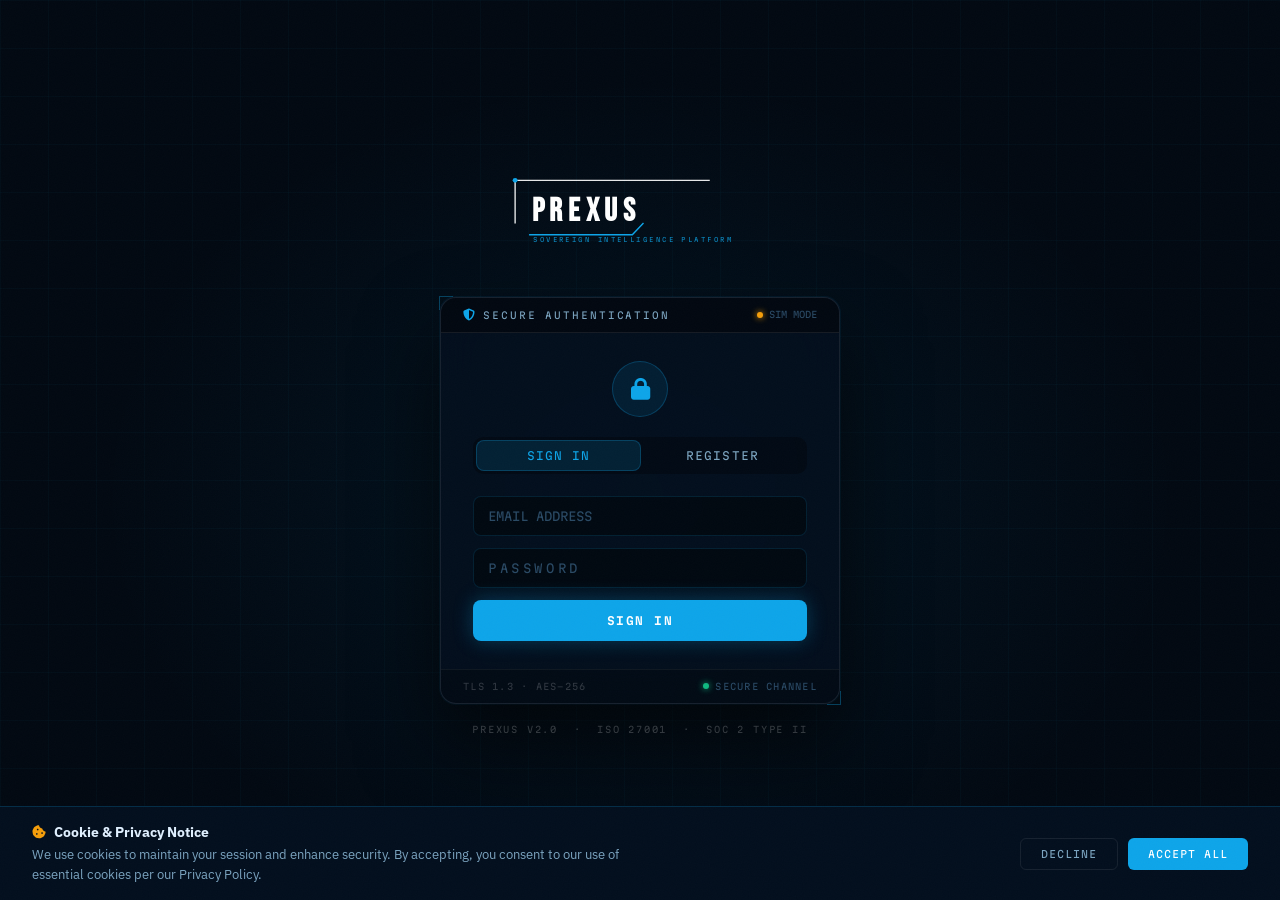
<file: frontend/index.html>
<!DOCTYPE html>
<html lang="en">
<head>
<meta charset="UTF-8"/>
<meta name="viewport" content="width=device-width, initial-scale=1.0"/>
<title>Prexus — Sovereign Intelligence Platform</title>
<link rel="preconnect" href="https://fonts.googleapis.com"/>
<link rel="preconnect" href="https://fonts.gstatic.com" crossorigin/>
<link href="https://fonts.googleapis.com/css2?family=Bebas+Neue&family=Martian+Mono:wght@300;400;500;600;700&family=IBM+Plex+Sans:wght@300;400;500;600;700&family=Source+Serif+4:ital,wght@0,300;0,400;0,600;1,300&display=swap" rel="stylesheet"/>
<link rel="stylesheet" href="https://cdnjs.cloudflare.com/ajax/libs/font-awesome/6.5.1/css/all.min.css"/>
<style>
/* ═══════════════════════════════════════════
   DESIGN TOKENS
═══════════════════════════════════════════ */
:root {
  --void:#020912; --deep:#04101f; --surface:#06162a; --depth3:#091e35;
  --cobalt:#0EA5E9; --cobalt-lo:rgba(14,165,233,.08); --cobalt-md:rgba(14,165,233,.18); --cobalt-hi:rgba(14,165,233,.35);
  --ice:#E0F0FF; --steel:#7BA4C0; --ghost:#2A4A65; --phantom:#122035;
  --amber:#F59E0B; --red:#EF4444; --green:#10B981;
  --wire:rgba(14,165,233,.12); --border:rgba(255,255,255,.08);
  --font-display:'Bebas Neue',sans-serif; --font-data:'Martian Mono',monospace;
  --font-ui:'IBM Plex Sans',sans-serif; --font-serif:'Source Serif 4',serif;
  --shadow-panel:0 40px 80px rgba(0,0,0,.6),0 0 0 1px rgba(14,165,233,.08);
  --transition:all .2s ease;
}
*,*::before,*::after{box-sizing:border-box;margin:0;padding:0}
html,body{height:100%;overflow-x:hidden}
body{background:var(--void);color:var(--ice);font-family:var(--font-ui)}
body::after{content:'';position:fixed;inset:0;background-image:url("data:image/svg+xml,%3Csvg xmlns='http://www.w3.org/2000/svg' width='200' height='200'%3E%3Cfilter id='n'%3E%3CfeTurbulence type='fractalNoise' baseFrequency='0.85' numOctaves='4' stitchTiles='stitch'/%3E%3C/filter%3E%3Crect width='100%25' height='100%25' filter='url(%23n)' opacity='1'/%3E%3C/svg%3E");opacity:.02;pointer-events:none;z-index:9999}
::-webkit-scrollbar{width:3px}::-webkit-scrollbar-track{background:transparent}::-webkit-scrollbar-thumb{background:var(--ghost);border-radius:2px}

/* ═══ PAGE SYSTEM ═══ */
.page{display:none;position:relative;min-height:100vh}
.page.active{display:flex}

/* ═══ ANIMATIONS ═══ */
@keyframes fadeUp{from{opacity:0;transform:translateY(18px)}to{opacity:1;transform:translateY(0)}}
@keyframes pulse{0%,100%{opacity:1}50%{opacity:.3}}
@keyframes spinBorder{to{transform:rotate(360deg)}}
.fu  {opacity:0;animation:fadeUp .65s cubic-bezier(.16,1,.3,1) forwards}
.fu-1{opacity:0;animation:fadeUp .65s .08s cubic-bezier(.16,1,.3,1) forwards}
.fu-2{opacity:0;animation:fadeUp .65s .16s cubic-bezier(.16,1,.3,1) forwards}
.fu-3{opacity:0;animation:fadeUp .65s .24s cubic-bezier(.16,1,.3,1) forwards}
.fu-4{opacity:0;animation:fadeUp .65s .32s cubic-bezier(.16,1,.3,1) forwards}

/* ═══ GLASS ═══ */
.glass{background:rgba(4,16,31,.8);border:1px solid var(--border);backdrop-filter:blur(20px);-webkit-backdrop-filter:blur(20px)}

/* ═══ CORNER BRACKETS ═══ */
.bracket{position:relative}
.bracket::before,.bracket::after{content:'';position:absolute;width:14px;height:14px;border-color:var(--cobalt-hi);border-style:solid;pointer-events:none;z-index:2}
.bracket::before{top:-1px;left:-1px;border-width:1.5px 0 0 1.5px}
.bracket::after{bottom:-1px;right:-1px;border-width:0 1.5px 1.5px 0}

/* ═══ TYPOGRAPHY ═══ */
.data-label{font-family:var(--font-data);font-size:9px;letter-spacing:.2em;text-transform:uppercase;color:var(--ghost)}
.data-label.cobalt{color:var(--cobalt)}

/* ═══ TAGS ═══ */
.tag{display:inline-flex;align-items:center;gap:4px;font-family:var(--font-data);font-size:9px;font-weight:600;letter-spacing:.14em;text-transform:uppercase;padding:3px 8px;border-radius:4px}
.tag-green {background:rgba(16,185,129,.12);border:1px solid rgba(16,185,129,.3);color:#6ee7b7}
.tag-cobalt{background:rgba(14,165,233,.1);border:1px solid rgba(14,165,233,.3);color:var(--cobalt)}
.tag-amber {background:rgba(245,158,11,.1);border:1px solid rgba(245,158,11,.3);color:#fcd34d}
.tag-red   {background:rgba(239,68,68,.1);border:1px solid rgba(239,68,68,.3);color:#fca5a5}
.tag-dim   {background:rgba(255,255,255,.04);border:1px solid rgba(255,255,255,.1);color:var(--steel)}

/* ═══ STATUS DOT ═══ */
.status-dot{display:inline-block;width:6px;height:6px;border-radius:50%;flex-shrink:0}
.status-dot.live{background:var(--green);box-shadow:0 0 6px var(--green)}
.status-dot.warn{background:var(--amber);box-shadow:0 0 6px var(--amber)}
.pulse{animation:pulse 2s infinite}

/* ═══ BUTTON ═══ */
.btn-auth{width:100%;padding:14px;background:var(--cobalt);color:white;border:none;border-radius:8px;cursor:pointer;font-family:var(--font-data);font-size:11px;font-weight:600;letter-spacing:.14em;text-transform:uppercase;transition:var(--transition);box-shadow:0 0 20px rgba(14,165,233,.3)}
.btn-auth:hover:not(:disabled){filter:brightness(1.12);box-shadow:0 0 32px rgba(14,165,233,.5)}
.btn-auth:disabled{opacity:.5;cursor:not-allowed}
.btn-ghost{background:transparent;border:1px solid var(--border);color:var(--steel);padding:8px 18px;border-radius:10px;cursor:pointer;font-family:var(--font-data);font-size:10px;letter-spacing:.12em;text-transform:uppercase;transition:var(--transition)}
.btn-ghost:hover{border-color:rgba(14,165,233,.3);color:var(--ice)}

/* ═══ INPUTS ═══ */
.inp{width:100%;background:rgba(0,0,0,.4);border:1px solid rgba(14,165,233,.15);color:var(--ice);font-family:var(--font-data);font-size:12px;padding:12px 14px;border-radius:8px;transition:border-color .2s;outline:none}
.inp:focus{border-color:var(--cobalt);box-shadow:0 0 0 3px rgba(14,165,233,.1)}
.inp::placeholder{color:var(--ghost)}
.inp-field{width:100%;background:rgba(0,0,0,.3);border:1px solid rgba(255,255,255,.08);color:var(--ice);font-family:var(--font-ui);font-size:14px;padding:10px 14px;border-radius:8px;transition:border-color .2s;outline:none}
.inp-field:focus{border-color:rgba(14,165,233,.4);box-shadow:0 0 0 3px rgba(14,165,233,.08)}
.inp-field::placeholder{color:var(--ghost)}
select.inp-field{cursor:pointer;appearance:none}
select.inp-field option{background:#04101f}
.form-label{display:block;font-family:var(--font-data);font-size:9.5px;letter-spacing:.16em;text-transform:uppercase;color:var(--steel);margin-bottom:6px}
.req{color:var(--cobalt);margin-left:2px}
.error-box{display:none;background:rgba(239,68,68,.08);border:1px solid rgba(239,68,68,.25);border-radius:6px;padding:10px 12px;font-family:var(--font-data);font-size:10px;color:#fca5a5;letter-spacing:.04em}
.error-box.show{display:block}

/* ═══ LAYOUT UTILS ═══ */
.grid-2{display:grid;grid-template-columns:1fr 1fr;gap:16px}
.space-y{display:flex;flex-direction:column;gap:16px}

/* ═══ LOGO SVG ═══ */
.lg-l1{stroke:rgba(255,255,255,.9);stroke-width:2;fill:none}
.lg-l2{stroke:var(--cobalt);stroke-width:2;fill:none}
.lg-dot{fill:var(--cobalt)}
.lg-text{font-family:'Bebas Neue',sans-serif;font-size:46px;fill:#fff;letter-spacing:8px;font-weight:700}
.lg-tag{font-family:'Martian Mono',monospace;font-size:9px;fill:rgba(14,165,233,.8);letter-spacing:3.5px}

/* ═══════════════════════════════════════════
   COOKIE BANNER
═══════════════════════════════════════════ */
#cookieBanner{
  position:fixed;bottom:0;left:0;right:0;z-index:5000;
  background:rgba(4,16,31,.98);border-top:1px solid rgba(14,165,233,.2);
  backdrop-filter:blur(20px);padding:16px 32px;
  display:none;align-items:center;gap:24px;flex-wrap:wrap;
}
.cookie-title{display:flex;align-items:center;gap:8px;font-weight:600;margin-bottom:4px;font-size:14px}
.cookie-desc{font-size:13px;color:var(--steel);line-height:1.5;max-width:600px}
.cookie-actions{display:flex;gap:10px;flex-shrink:0;margin-left:auto}
.btn-cookie-decline{padding:9px 20px;border-radius:6px;border:1px solid var(--border);background:transparent;color:var(--steel);cursor:pointer;font-family:var(--font-data);font-size:10px;letter-spacing:.1em;text-transform:uppercase;transition:var(--transition)}
.btn-cookie-decline:hover{border-color:rgba(255,255,255,.2);color:var(--ice)}
.btn-cookie-accept{padding:9px 20px;border-radius:6px;border:none;background:var(--cobalt);color:white;cursor:pointer;font-family:var(--font-data);font-size:10px;letter-spacing:.1em;text-transform:uppercase;transition:var(--transition)}
.btn-cookie-accept:hover{filter:brightness(1.1)}

/* ═══════════════════════════════════════════
   PAGE 1: AUTH
═══════════════════════════════════════════ */
#page-auth{flex-direction:column;align-items:center;justify-content:center;padding:24px;overflow:hidden}
.auth-bg-grid{position:absolute;inset:0;background-image:linear-gradient(rgba(14,165,233,.03) 1px,transparent 1px),linear-gradient(90deg,rgba(14,165,233,.03) 1px,transparent 1px);background-size:48px 48px;pointer-events:none}
.auth-bg-glow{position:absolute;inset:0;background:radial-gradient(ellipse at 50% 55%,rgba(14,165,233,.07) 0%,transparent 60%);pointer-events:none}
.auth-wrap{position:relative;z-index:10;display:flex;flex-direction:column;align-items:center;width:100%;max-width:400px}
.auth-logo-wrap{margin-bottom:44px;width:300px}
.auth-icon-wrap{width:56px;height:56px;border-radius:50%;background:rgba(14,165,233,.1);border:1px solid rgba(14,165,233,.25);display:flex;align-items:center;justify-content:center;margin-bottom:20px;transition:all .3s}
.auth-icon{font-size:22px;color:var(--cobalt)}
.auth-tabs{display:flex;gap:0;background:rgba(0,0,0,.3);border-radius:10px;padding:3px;margin-bottom:22px;width:100%}
.auth-tab{flex:1;padding:8px 16px;border:none;border-radius:8px;background:transparent;color:var(--steel);cursor:pointer;font-family:var(--font-data);font-size:11px;letter-spacing:.1em;text-transform:uppercase;transition:all .2s}
.auth-tab.active{background:rgba(14,165,233,.15);color:var(--cobalt);border:1px solid rgba(14,165,233,.25)}
.auth-form{width:100%;display:flex;flex-direction:column;gap:12px}
.auth-card-head{border-bottom:1px solid var(--border);padding:11px 22px;display:flex;align-items:center;justify-content:space-between;background:rgba(0,0,0,.4)}
.auth-card-foot{border-top:1px solid rgba(255,255,255,.05);padding:11px 22px;display:flex;justify-content:space-between;align-items:center;background:rgba(0,0,0,.25)}
.auth-footer-text{margin-top:20px;font-family:var(--font-data);font-size:9px;color:rgba(255,255,255,.2);text-transform:uppercase;letter-spacing:.2em;text-align:center}

/* ═══════════════════════════════════════════
   PAGE 2: ORG SETUP
═══════════════════════════════════════════ */
#page-org{align-items:center;justify-content:center;padding:24px}
.org-bg-grid{position:absolute;inset:0;background-image:linear-gradient(#334155 1px,transparent 1px),linear-gradient(90deg,#334155 1px,transparent 1px);background-size:44px 44px;opacity:.07;pointer-events:none}
.org-card{width:100%;max-width:960px;z-index:10;border-radius:16px;overflow:hidden;box-shadow:var(--shadow-panel)}
.org-head{border-bottom:1px solid var(--border);padding:32px;background:rgba(0,0,0,.5);display:flex;flex-wrap:wrap;align-items:flex-end;justify-content:space-between;gap:20px}
.org-body{padding:32px}
.org-section-label{display:flex;align-items:center;gap:12px;padding-bottom:12px;border-bottom:1px solid var(--border);margin-bottom:20px}
.org-section-num{width:28px;height:28px;border-radius:50%;background:rgba(14,165,233,.1);border:1px solid rgba(14,165,233,.25);display:flex;align-items:center;justify-content:center;color:var(--cobalt);font-family:var(--font-data);font-size:12px;font-weight:700;flex-shrink:0}
.org-compliance{margin-top:28px;background:rgba(0,0,0,.3);border:1px solid rgba(255,255,255,.05);border-radius:14px;padding:20px}
.org-foot{display:flex;flex-direction:column;align-items:center;margin-top:28px;padding-top:28px;border-top:1px solid var(--border)}

/* Terminal overlay */
#termOverlay{display:none;position:fixed;inset:0;z-index:100;background:rgba(0,0,0,.96);backdrop-filter:blur(20px);align-items:center;justify-content:center}
.term-window{width:100%;max-width:560px;border-radius:14px;overflow:hidden;box-shadow:var(--shadow-panel);border:1px solid rgba(255,255,255,.08);margin:0 16px}
.term-head{background:#02040A;border-bottom:1px solid rgba(255,255,255,.08);padding:12px 20px;display:flex;align-items:center;justify-content:space-between}
.term-dots{display:flex;gap:6px}
.term-dot{width:10px;height:10px;border-radius:50%}
.term-body{padding:24px;background:#02040A;min-height:240px;max-height:360px;display:flex;flex-direction:column;justify-content:flex-end;font-size:11px;overflow-y:auto;line-height:1.7}

/* ═══════════════════════════════════════════
   PAGE 3: HUB
═══════════════════════════════════════════ */
#page-hub{flex-direction:column;align-items:center;justify-content:center;min-height:100vh;padding:32px;position:relative}
.hub-bg-dots{position:absolute;inset:0;background-image:radial-gradient(rgba(14,165,233,.05) 1px,transparent 1px);background-size:30px 30px;pointer-events:none}
.hub-bg-glow{position:absolute;inset:0;background:radial-gradient(ellipse at 50% 38%,rgba(14,165,233,.065) 0%,transparent 58%);pointer-events:none}
.hub-header-bar{position:absolute;top:24px;left:24px;display:flex;align-items:center;gap:12px;padding:10px 16px;border-radius:12px;font-family:var(--font-data);font-size:11px}
.hub-logout-btn{position:absolute;top:24px;right:24px;padding:8px 16px;border-radius:10px;background:transparent;border:1px solid var(--border);color:var(--steel);cursor:pointer;font-family:var(--font-data);font-size:10px;text-transform:uppercase;letter-spacing:.14em;transition:var(--transition);display:flex;align-items:center;gap:6px}
.hub-logout-btn:hover{border-color:rgba(239,68,68,.4);color:var(--red)}
.hub-hero{z-index:10;text-align:center;margin-bottom:44px;display:flex;flex-direction:column;align-items:center}
.hub-grid{display:grid;grid-template-columns:repeat(3,1fr);gap:24px;z-index:10;max-width:1000px;width:100%}
@media(max-width:768px){.hub-grid{grid-template-columns:1fr}}
.hub-bottom{z-index:10;margin-top:28px}

/* Hub cards */
.hub-card{position:relative;border-radius:16px;overflow:hidden;transition:all .3s;cursor:default}
.hub-card.enabled{cursor:pointer}
.hub-card.enabled:hover{transform:translateY(-5px);box-shadow:0 24px 60px rgba(0,0,0,.5),0 0 0 1px rgba(14,165,233,.35)}
.hub-card.enabled:hover .hub-card-border{opacity:1}
.hub-card-border{position:absolute;inset:0;border-radius:16px;border:1px solid rgba(14,165,233,.3);pointer-events:none;opacity:0;transition:opacity .3s}
.hub-lock-overlay{position:absolute;inset:0;background:rgba(2,9,18,.88);backdrop-filter:blur(8px);display:flex;flex-direction:column;align-items:center;justify-content:center;opacity:0;transition:opacity .25s;text-align:center;padding:20px}
.hub-card.locked:hover .hub-lock-overlay{opacity:1}

/* ═══════════════════════════════════════════
   METEORIUM LAUNCH MODAL
═══════════════════════════════════════════ */
#metLaunchModal{display:none;position:fixed;inset:0;z-index:8000;background:rgba(2,9,18,.92);backdrop-filter:blur(20px);align-items:center;justify-content:center}
.met-modal-box{max-width:460px;width:90%;margin:0 20px;background:#04101f;border:1px solid rgba(14,165,233,.2);border-radius:6px;overflow:hidden;box-shadow:0 40px 80px rgba(0,0,0,.7)}

/* ═══ MISC HELPERS ═══ */
@keyframes shimmer{0%{transform:translateX(-100%)}100%{transform:translateX(100%)}}}
.spinner-dot{width:32px;height:32px;border:2px solid rgba(14,165,233,.2);border-top-color:var(--cobalt);border-radius:50%;animation:spinBorder .7s linear infinite}

</style>
</head>
<body>

<!-- ═══ COOKIE BANNER ═══ -->
<div id="cookieBanner">
  <div style="flex:1">
    <div class="cookie-title">
      <i class="fa-solid fa-cookie-bite" style="color:#F59E0B"></i>
      <strong>Cookie &amp; Privacy Notice</strong>
    </div>
    <p class="cookie-desc">We use cookies to maintain your session and enhance security. By accepting, you consent to our use of essential cookies per our Privacy Policy.</p>
  </div>
  <div class="cookie-actions">
    <button id="cookieDecline" class="btn-cookie-decline">Decline</button>
    <button id="cookieAccept" class="btn-cookie-accept">Accept All</button>
  </div>
</div>

<!-- ═══════════════════════════════════════════
     PAGE 1: AUTH
═══════════════════════════════════════════ -->
<div id="page-auth" class="page">
  <div class="auth-bg-grid"></div>
  <div class="auth-bg-glow"></div>

  <div class="auth-wrap">
    <!-- Logo -->
    <div class="auth-logo-wrap fu">
      <svg viewBox="0 0 430 120" xmlns="http://www.w3.org/2000/svg" style="width:100%">
        <path class="lg-l1" d="M 315 22 L 36 22 L 36 84"/>
        <path class="lg-l2" d="M 56 100 L 204 100 L 220 83"/>
        <circle class="lg-dot" cx="36" cy="22" r="3.5"/>
        <text x="60" y="80" class="lg-text">PREXUS</text>
        <text x="62" y="111" class="lg-tag">SOVEREIGN INTELLIGENCE PLATFORM</text>
      </svg>
    </div>

    <!-- Auth card -->
    <div class="fu-1 bracket" style="width:100%">
      <div class="glass" style="border-radius:16px;overflow:hidden;box-shadow:var(--shadow-panel)">
        <!-- Head -->
        <div class="auth-card-head">
          <div style="display:flex;align-items:center;gap:8px">
            <i class="fa-solid fa-shield-halved" style="color:var(--cobalt);font-size:12px"></i>
            <span style="font-family:var(--font-data);font-size:9.5px;color:var(--steel);text-transform:uppercase;letter-spacing:.2em">Secure Authentication</span>
          </div>
          <div id="apiStatusDot" style="display:flex;align-items:center;gap:6px;font-family:var(--font-data);font-size:9px;color:var(--ghost)">
            <span class="status-dot live pulse"></span>
            <span id="apiStatusText">CHECKING…</span>
          </div>
        </div>

        <!-- Body -->
        <div style="padding:28px 32px;display:flex;flex-direction:column;align-items:center">
          <div id="authIcon" class="auth-icon-wrap">
            <i id="authIconI" class="fa-solid fa-lock auth-icon"></i>
          </div>

          <div class="auth-tabs">
            <button id="tabLogin" class="auth-tab active" onclick="setAuthMode('login')">Sign In</button>
            <button id="tabRegister" class="auth-tab" onclick="setAuthMode('register')">Register</button>
          </div>

          <form id="authForm" class="auth-form" onsubmit="handleAuthSubmit(event)">
            <div id="regOnlyFields" style="display:none;flex-direction:column;gap:12px">
              <input type="text" id="authFullName" placeholder="FULL NAME" class="inp" autocomplete="name"/>
            </div>
            <input type="email" id="authEmail" placeholder="EMAIL ADDRESS" required class="inp" autocomplete="email"/>
            <input type="password" id="authPassword" placeholder="PASSWORD" required minlength="6" class="inp" style="letter-spacing:.3em"/>
            <div id="authError" class="error-box"></div>
            <button type="submit" id="authBtn" class="btn-auth">Sign In</button>
          </form>
        </div>

        <!-- Foot -->
        <div class="auth-card-foot">
          <span style="font-family:var(--font-data);font-size:9px;color:rgba(255,255,255,.18);text-transform:uppercase;letter-spacing:.14em">TLS 1.3 · AES-256</span>
          <span style="font-family:var(--font-data);font-size:9px;color:var(--ghost);text-transform:uppercase;letter-spacing:.14em;display:flex;align-items:center;gap:6px">
            <span class="status-dot live pulse"></span>Secure Channel
          </span>
        </div>
      </div>
    </div>

    <p class="fu-2 auth-footer-text">Prexus v2.0 &nbsp;·&nbsp; ISO 27001 &nbsp;·&nbsp; SOC 2 Type II</p>
  </div>
</div>


<!-- ═══════════════════════════════════════════
     PAGE 2: ORG SETUP
═══════════════════════════════════════════ -->
<div id="page-org" class="page">
  <div class="org-bg-grid"></div>

  <div class="org-card glass z-10">
    <div class="org-head">
      <div>
        <div style="width:150px">
          <svg viewBox="0 0 430 120" xmlns="http://www.w3.org/2000/svg">
            <path class="lg-l1" d="M 315 22 L 36 22 L 36 84"/>
            <path class="lg-l2" d="M 56 100 L 204 100 L 220 83"/>
            <circle class="lg-dot" cx="36" cy="22" r="3.5"/>
            <text x="60" y="80" class="lg-text">PREXUS</text>
            <text x="62" y="111" class="lg-tag">SOVEREIGN INTELLIGENCE PLATFORM</text>
          </svg>
        </div>
        <h1 style="font-family:var(--font-display);font-size:24px;letter-spacing:.08em;margin-top:16px">Create Organization Account</h1>
        <p style="color:var(--steel);font-size:14px;margin-top:4px">Secure onboarding for verified entities · Enterprise &amp; Government</p>
      </div>
      <div style="display:flex;flex-wrap:wrap;gap:8px">
        <span class="tag tag-cobalt"><i class="fa-solid fa-shield-check"></i>ISO 27001</span>
        <span class="tag tag-cobalt"><i class="fa-solid fa-file-contract"></i>SOC 2 Type II</span>
        <span class="tag tag-cobalt"><i class="fa-solid fa-lock"></i>Zero-Trust</span>
      </div>
    </div>

    <form id="orgForm" class="org-body" onsubmit="handleOrgSubmit(event)">
      <div class="grid-2">
        <!-- Section 1: Org Details -->
        <div>
          <div class="org-section-label">
            <div class="org-section-num">1</div>
            <div>
              <h3 style="font-family:var(--font-display);font-size:16px;letter-spacing:.08em">Organization Details</h3>
              <p style="font-family:var(--font-data);font-size:9.5px;color:var(--steel)">Determines compliance routing &amp; workspace partition</p>
            </div>
          </div>
          <div class="space-y">
            <div>
              <label class="form-label">Legal Name <span class="req">*</span></label>
              <input type="text" id="orgName" required placeholder="Ministry of Finance / Acme Corp" class="inp-field"/>
            </div>
            <div>
              <label class="form-label">Organization Type <span class="req">*</span></label>
              <select id="orgType" required class="inp-field">
                <option value="">Select entity classification…</option>
                <option>Government Department</option>
                <option>Government Agency / PSU</option>
                <option>State-Owned Enterprise</option>
                <option>Regulated Public Company</option>
                <option>Private Institution</option>
              </select>
            </div>
            <div class="grid-2">
              <div>
                <label class="form-label">Country <span class="req">*</span></label>
                <input type="text" id="orgCountry" required value="India" class="inp-field"/>
              </div>
              <div>
                <label class="form-label">Official Domain <span class="req">*</span></label>
                <input type="text" id="orgDomain" required placeholder="finance.gov" class="inp-field" style="font-family:var(--font-data)"/>
              </div>
            </div>
          </div>
        </div>
        <!-- Section 2: Admin Profile -->
        <div>
          <div class="org-section-label">
            <div class="org-section-num">2</div>
            <div>
              <h3 style="font-family:var(--font-display);font-size:16px;letter-spacing:.08em">Administrator Profile</h3>
              <p style="font-family:var(--font-data);font-size:9.5px;color:var(--steel)">Linked to your authenticated account</p>
            </div>
          </div>
          <div class="space-y">
            <div class="grid-2">
              <div>
                <label class="form-label">Full Name <span class="req">*</span></label>
                <input type="text" id="orgFullName" required placeholder="Jane Doe" class="inp-field"/>
              </div>
              <div>
                <label class="form-label">Job Title <span class="req">*</span></label>
                <input type="text" id="orgJobTitle" required placeholder="Director of Risk" class="inp-field"/>
              </div>
            </div>
            <div>
              <label class="form-label">Department</label>
              <input type="text" id="orgDept" placeholder="Strategic Planning" class="inp-field"/>
            </div>
            <div>
              <label class="form-label">Role in Meteorium</label>
              <select id="orgRole" class="inp-field">
                <option>VP Risk Management</option>
                <option>Risk Analyst</option>
                <option>Portfolio Manager</option>
                <option>Compliance Officer</option>
                <option>System Administrator</option>
              </select>
            </div>
          </div>
        </div>
      </div>

      <div class="org-compliance">
        <p style="font-family:var(--font-data);font-size:9px;color:var(--ghost);text-transform:uppercase;letter-spacing:.14em;margin-bottom:12px">Authorization &amp; Compliance</p>
        <label style="display:flex;align-items:flex-start;gap:12px;cursor:pointer;margin-bottom:12px">
          <input type="checkbox" id="chk1" required style="margin-top:3px;accent-color:var(--cobalt)"/>
          <span style="font-size:14px;color:#aec8d8;line-height:1.65">I confirm I am legally authorized to create an account on behalf of this organization under applicable law and internal governance policy.</span>
        </label>
        <label style="display:flex;align-items:flex-start;gap:12px;cursor:pointer">
          <input type="checkbox" id="chk2" required style="margin-top:3px;accent-color:var(--cobalt)"/>
          <span style="font-size:14px;color:#aec8d8;line-height:1.65">I acknowledge data will be processed in compliance with government data residency regulations and the Prexus Master Service Agreement.</span>
        </label>
      </div>

      <div class="org-foot">
        <button type="submit" id="orgBtn" class="btn-auth" style="max-width:380px;font-size:14px;padding:16px 64px">Establish Organization Account</button>
        <p style="font-family:var(--font-data);font-size:11px;color:var(--ghost);margin-top:10px">Account linked to your authenticated session</p>
      </div>
    </form>
  </div>

  <!-- Terminal overlay -->
  <div id="termOverlay">
    <div class="term-window">
      <div class="term-head">
        <div style="display:flex;align-items:center;gap:10px;font-family:var(--font-data);font-size:11px;color:var(--steel)">
          <i class="fa-solid fa-terminal" style="color:var(--green);font-size:10px"></i>
          prexus_kernel_audit.log
        </div>
        <div class="term-dots">
          <div class="term-dot" style="background:rgba(239,68,68,.5)"></div>
          <div class="term-dot" style="background:rgba(245,158,11,.5)"></div>
          <div class="term-dot" style="background:rgba(16,185,129,.5)"></div>
        </div>
      </div>
      <div id="termBody" class="term-body">
        <div id="termLines"></div>
        <div style="margin-top:8px;color:var(--green);font-family:var(--font-data)">›</div>
      </div>
    </div>
  </div>
</div>


<!-- ═══════════════════════════════════════════
     PAGE 3: HUB
═══════════════════════════════════════════ -->
<div id="page-hub" class="page">
  <div class="hub-bg-dots"></div>
  <div class="hub-bg-glow"></div>

  <!-- Org bar -->
  <div class="hub-header-bar glass fu">
    <i class="fa-solid fa-building-shield" style="color:var(--cobalt);font-size:12px"></i>
    <span style="color:var(--steel)">ORG: <span id="hubOrgName" style="color:var(--ice)">—</span></span>
    <span style="width:1px;height:14px;background:rgba(255,255,255,.1)"></span>
    <span style="color:var(--steel)">ROLE: <span style="color:var(--green)">ORG_ADMIN</span></span>
  </div>

  <!-- Logout -->
  <button class="hub-logout-btn" onclick="logout()">
    <i class="fa-solid fa-right-from-bracket" style="font-size:10px"></i>Sign Out
  </button>

  <!-- Hero -->
  <div class="hub-hero">
    <div class="fu" style="width:300px">
      <svg viewBox="0 0 430 120" xmlns="http://www.w3.org/2000/svg" style="width:100%">
        <path class="lg-l1" d="M 315 22 L 36 22 L 36 84"/>
        <path class="lg-l2" d="M 56 100 L 204 100 L 220 83"/>
        <circle class="lg-dot" cx="36" cy="22" r="3.5"/>
        <text x="60" y="80" class="lg-text">PREXUS</text>
        <text x="62" y="111" class="lg-tag">SOVEREIGN INTELLIGENCE PLATFORM</text>
      </svg>
    </div>
    <p class="fu-1" style="font-size:17px;color:var(--steel);font-weight:300;margin-top:14px">Global Predictive Intelligence Environment</p>
    <p class="fu-2" style="font-family:var(--font-data);font-size:9.5px;color:var(--ghost);margin-top:10px;text-transform:uppercase;letter-spacing:.24em">Select an authorized module to deploy</p>
  </div>

  <!-- Module grid -->
  <div class="hub-grid">

    <!-- Meteorium — AUTHORIZED -->
    <div class="hub-card glass enabled fu" onclick="launchMeteorium()" style="animation-delay:.0s">
      <div class="hub-card-border"></div>
      <div class="tag tag-green" style="position:absolute;top:16px;right:16px">
        <i class="fa-solid fa-check" style="font-size:7px"></i>AUTHORIZED
      </div>
      <div style="padding:28px">
        <div style="width:48px;height:48px;border-radius:14px;display:flex;align-items:center;justify-content:center;margin-bottom:20px;background:rgba(14,165,233,.1);border:1px solid rgba(14,165,233,.25)">
          <i class="fa-solid fa-cloud-bolt" style="font-size:22px;color:var(--cobalt);filter:drop-shadow(0 0 10px rgba(14,165,233,.5))"></i>
        </div>
        <h2 style="font-family:var(--font-display);font-size:20px;font-weight:700;letter-spacing:.08em">Meteorium</h2>
        <p style="font-family:var(--font-data);font-size:9px;color:var(--steel);text-transform:uppercase;letter-spacing:.14em;margin:2px 0 12px">Climate Risk Intelligence</p>
        <p style="font-size:14px;color:var(--steel);line-height:1.65;margin-bottom:20px">AI-driven asset-level resolution for physical and transition climate risk. Powered by IPCC AR6 and live satellite telemetry.</p>
        <div style="display:grid;grid-template-columns:repeat(3,1fr);gap:8px;padding-top:16px;margin-bottom:16px;border-top:1px solid rgba(255,255,255,.05)">
          <div><p style="font-family:var(--font-data);font-size:8px;color:var(--ghost);text-transform:uppercase">Assets</p><p style="font-family:var(--font-data);font-size:12px;font-weight:600;margin-top:2px" id="hubAssetCount">8</p></div>
          <div><p style="font-family:var(--font-data);font-size:8px;color:var(--ghost);text-transform:uppercase">Models</p><p style="font-family:var(--font-data);font-size:12px;font-weight:600;margin-top:2px">14</p></div>
          <div><p style="font-family:var(--font-data);font-size:8px;color:var(--ghost);text-transform:uppercase">Last Run</p><p style="font-family:var(--font-data);font-size:12px;font-weight:600;margin-top:2px" id="hubLastRun">Live</p></div>
        </div>
        <div style="font-family:var(--font-data);font-size:10px;color:var(--cobalt);display:flex;align-items:center;gap:8px">
          <span class="status-dot live pulse"></span>LAUNCH TERMINAL
          <i class="fa-solid fa-arrow-right" style="font-size:9px;margin-left:auto;opacity:.5"></i>
        </div>
      </div>
    </div>

    <!-- Healtho — LOCKED -->
    <div class="hub-card glass locked fu" style="animation-delay:.1s">
      <div class="tag tag-dim" style="position:absolute;top:16px;right:16px"><i class="fa-solid fa-lock" style="font-size:7px"></i>PROCUREMENT REQ.</div>
      <div style="padding:28px">
        <div style="width:48px;height:48px;border-radius:14px;display:flex;align-items:center;justify-content:center;margin-bottom:20px;background:rgba(255,255,255,.03);border:1px solid var(--border)">
          <i class="fa-solid fa-staff-snake" style="font-size:22px;color:var(--ghost)"></i>
        </div>
        <h2 style="font-family:var(--font-display);font-size:20px;font-weight:700;letter-spacing:.08em">Healtho</h2>
        <p style="font-family:var(--font-data);font-size:9px;color:var(--steel);text-transform:uppercase;letter-spacing:.14em;margin:2px 0 12px">Health Risk Intelligence</p>
        <p style="font-size:14px;color:var(--steel);line-height:1.65;margin-bottom:20px">Epidemiological forecasting and global pandemic probability modeling across 190+ jurisdictions.</p>
        <div style="font-family:var(--font-data);font-size:9.5px;color:var(--ghost)">PROCUREMENT REQUIRED</div>
      </div>
      <div class="hub-lock-overlay">
        <div style="width:48px;height:48px;border-radius:50%;background:rgba(255,255,255,.03);border:1px solid var(--border);display:flex;align-items:center;justify-content:center;margin-bottom:16px">
          <i class="fa-solid fa-file-invoice" style="font-size:18px;color:var(--steel)"></i>
        </div>
        <p style="font-family:var(--font-data);font-size:11.5px;color:#aec8d8;padding:0 32px;text-align:center;line-height:1.65;margin-bottom:12px">Contact your Prexus deployment liaison to initiate procurement.</p>
        <span class="tag tag-amber">Healthcare CISO Authorization Required</span>
      </div>
    </div>

    <!-- Raksha — LOCKED -->
    <div class="hub-card glass locked fu" style="animation-delay:.2s">
      <div class="tag tag-dim" style="position:absolute;top:16px;right:16px"><i class="fa-solid fa-lock" style="font-size:7px"></i>CLEARANCE REQ.</div>
      <div style="padding:28px">
        <div style="width:48px;height:48px;border-radius:14px;display:flex;align-items:center;justify-content:center;margin-bottom:20px;background:rgba(255,255,255,.03);border:1px solid var(--border)">
          <i class="fa-solid fa-crosshairs" style="font-size:22px;color:var(--ghost)"></i>
        </div>
        <h2 style="font-family:var(--font-display);font-size:20px;font-weight:700;letter-spacing:.08em">Raksha</h2>
        <p style="font-family:var(--font-data);font-size:9px;color:var(--steel);text-transform:uppercase;letter-spacing:.14em;margin:2px 0 12px">Battlefield Intelligence</p>
        <p style="font-size:14px;color:var(--steel);line-height:1.65;margin-bottom:20px">Strategic asset movement, military geospatial analytics, and geopolitical threat vector modeling.</p>
        <div style="font-family:var(--font-data);font-size:9.5px;color:var(--ghost)">CLEARANCE REQUIRED</div>
      </div>
      <div class="hub-lock-overlay">
        <div style="width:48px;height:48px;border-radius:50%;background:rgba(255,255,255,.03);border:1px solid var(--border);display:flex;align-items:center;justify-content:center;margin-bottom:16px">
          <i class="fa-solid fa-fingerprint" style="font-size:18px;color:var(--steel)"></i>
        </div>
        <p style="font-family:var(--font-data);font-size:11.5px;color:#aec8d8;padding:0 32px;text-align:center;line-height:1.65;margin-bottom:12px">Restricted to cleared defense contractors and authorized government personnel.</p>
        <span class="tag tag-amber">DoD Level-5 Clearance Required</span>
      </div>
    </div>
  </div>

  <div class="hub-bottom fu-3">
    <button class="btn-ghost" style="display:flex;align-items:center;gap:10px;padding:12px 24px;border-radius:12px">
      <i class="fa-solid fa-diagram-project" style="color:var(--cobalt);font-size:13px"></i>
      <span style="font-family:var(--font-data);font-size:11px">View Platform Architecture</span>
      <i class="fa-solid fa-arrow-right" style="font-size:9px;opacity:.5"></i>
    </button>
  </div>
</div>


<!-- ═══ METEORIUM LAUNCH MODAL ═══ -->
<div id="metLaunchModal">
  <div class="met-modal-box" style="position:relative">
    <div style="position:absolute;width:10px;height:10px;top:0;left:0;border-top:1.5px solid rgba(14,165,233,.4);border-left:1.5px solid rgba(14,165,233,.4)"></div>
    <div style="position:absolute;width:10px;height:10px;bottom:0;right:0;border-bottom:1.5px solid rgba(14,165,233,.4);border-right:1.5px solid rgba(14,165,233,.4)"></div>
    <div style="padding:16px 22px;border-bottom:1px solid rgba(14,165,233,.1);background:rgba(0,0,0,.4);display:flex;align-items:center;gap:10px">
      <div style="width:28px;height:28px;border-radius:8px;background:rgba(14,165,233,.1);border:1px solid rgba(14,165,233,.2);display:flex;align-items:center;justify-content:center;font-size:14px;flex-shrink:0">🌩</div>
      <div>
        <div style="font-family:var(--font-display);font-size:16px;letter-spacing:.1em;color:white">Meteorium</div>
        <div style="font-family:var(--font-data);font-size:8px;letter-spacing:.15em;color:var(--cobalt);text-transform:uppercase;opacity:.8">Climate Risk Intelligence Engine</div>
      </div>
      <div style="margin-left:auto">
        <span style="font-family:var(--font-data);font-size:7.5px;font-weight:700;letter-spacing:.12em;padding:3px 8px;border-radius:2px;text-transform:uppercase;background:rgba(16,185,129,.15);color:rgba(16,185,129,.9);border:1px solid rgba(16,185,129,.25)">PUBLIC TESTING</span>
      </div>
    </div>
    <div style="padding:26px 22px">
      <div style="font-family:var(--font-data);font-size:9px;letter-spacing:.18em;text-transform:uppercase;color:rgba(14,165,233,.7);margin-bottom:12px">Notice · Access Advisory</div>
      <p style="font-family:var(--font-serif);font-size:15px;color:#7BA4C0;line-height:1.7;margin-bottom:12px;font-style:italic">Meteorium is <strong style="color:#E0F0FF;font-style:normal">proprietary software</strong> developed by Prexus Intelligence, currently available for public testing and evaluation.</p>
      <p style="font-family:var(--font-serif);font-size:14px;color:#2A4A65;line-height:1.65;margin-bottom:20px">By proceeding, you acknowledge Meteorium's proprietary status. Usage data may be collected to improve the platform. Do not input classified data during the testing period.</p>
      <div style="display:grid;grid-template-columns:1fr 1fr;gap:8px;margin-bottom:20px">
        <div style="padding:10px 12px;background:rgba(0,0,0,.3);border:1px solid rgba(14,165,233,.08);border-radius:2px">
          <div style="font-family:var(--font-data);font-size:7px;letter-spacing:.15em;text-transform:uppercase;color:#2A4A65;margin-bottom:3px">Status</div>
          <div style="font-family:var(--font-display);font-size:16px;color:#10B981;letter-spacing:.06em">Public Testing</div>
        </div>
        <div style="padding:10px 12px;background:rgba(0,0,0,.3);border:1px solid rgba(14,165,233,.08);border-radius:2px">
          <div style="font-family:var(--font-data);font-size:7px;letter-spacing:.15em;text-transform:uppercase;color:#2A4A65;margin-bottom:3px">Version</div>
          <div style="font-family:var(--font-display);font-size:16px;color:#0EA5E9;letter-spacing:.06em">v2.0.0</div>
        </div>
      </div>
      <div style="display:flex;gap:10px">
        <button id="metModalProceed" onclick="doLaunchMeteorium()" style="flex:1;padding:12px;background:var(--cobalt);color:white;border:none;border-radius:3px;cursor:pointer;font-family:var(--font-data);font-size:11px;font-weight:500;letter-spacing:.1em;text-transform:uppercase;box-shadow:0 0 18px rgba(14,165,233,.3)">Enter Meteorium →</button>
        <button id="metModalCancel" onclick="closeMetModal()" style="padding:12px 18px;background:transparent;color:#7BA4C0;border:1px solid rgba(14,165,233,.12);border-radius:3px;cursor:pointer;font-family:var(--font-data);font-size:11px;letter-spacing:.1em;text-transform:uppercase">Cancel</button>
      </div>
      <p style="font-family:var(--font-data);font-size:8px;letter-spacing:.1em;text-transform:uppercase;color:#122035;text-align:center;margin-top:10px">© 2026 Prexus Systems · Proprietary Software · All Rights Reserved</p>
    </div>
  </div>
</div>


<!-- ═══ SCRIPTS ═══ -->
<script>
const API = 'https://prexus-intelligence.onrender.com';
let currentPage = 'auth';
let authMode = 'login';
let sessionUser = null;
let apiOnline = false;

/* ─── NAVIGATE ─── */
function navigate(page) {
  document.querySelectorAll('.page').forEach(p => {
    p.classList.remove('active');
    p.style.display = '';
  });
  const el = document.getElementById('page-' + page);
  if (el) { el.classList.add('active'); currentPage = page; }
}

/* ─── COOKIE BANNER ─── */
function initCookies() {
  if (!localStorage.getItem('prx_cookies')) {
    document.getElementById('cookieBanner').style.display = 'flex';
  }
  document.getElementById('cookieAccept').onclick = () => {
    localStorage.setItem('prx_cookies', '1');
    document.getElementById('cookieBanner').style.display = 'none';
  };
  document.getElementById('cookieDecline').onclick = () => {
    document.getElementById('cookieBanner').style.display = 'none';
  };
}

/* ─── API HEALTH CHECK ─── */
async function checkApi() {
  try {
    const r = await fetch(API + '/health', { signal: AbortSignal.timeout(5000) });
    apiOnline = r.ok;
  } catch(_) { apiOnline = false; }
  const dot = document.querySelector('#apiStatusDot .status-dot');
  const txt = document.getElementById('apiStatusText');
  if (dot && txt) {
    dot.className = 'status-dot ' + (apiOnline ? 'live' : 'warn');
    txt.textContent = apiOnline ? 'API ONLINE' : 'SIM MODE';
  }
}

/* ─── AUTH MODE TOGGLE ─── */
function setAuthMode(mode) {
  authMode = mode;
  document.getElementById('tabLogin').classList.toggle('active', mode === 'login');
  document.getElementById('tabRegister').classList.toggle('active', mode === 'register');
  document.getElementById('authBtn').textContent = mode === 'login' ? 'Sign In' : 'Create Account';
  const reg = document.getElementById('regOnlyFields');
  reg.style.display = mode === 'register' ? 'flex' : 'none';
  const icon = document.getElementById('authIconI');
  icon.className = mode === 'login' ? 'fa-solid fa-lock auth-icon' : 'fa-solid fa-user-plus auth-icon';
  document.getElementById('authError').className = 'error-box';
}

/* ─── AUTH SUBMIT ─── */
async function handleAuthSubmit(e) {
  e.preventDefault();
  const email = document.getElementById('authEmail').value.trim();
  const password = document.getElementById('authPassword').value;
  const errEl = document.getElementById('authError');
  const btn = document.getElementById('authBtn');
  errEl.className = 'error-box';
  btn.disabled = true;
  btn.textContent = authMode === 'login' ? 'Authenticating…' : 'Creating Account…';

  try {
    let userData;
    if (authMode === 'login') {
      if (apiOnline) {
        const r = await fetch(API + '/login', { method:'POST', headers:{'Content-Type':'application/json'}, body: JSON.stringify({email, password}), signal: AbortSignal.timeout(10000) });
        const d = await r.json();
        if (!r.ok) throw new Error(d.error || 'Login failed');
        userData = d;
      } else {
        // Offline simulation - accept any credentials
        userData = { token: 'sim_' + Date.now(), user: { email, full_name: email.split('@')[0], id: 'usr_sim' } };
      }
    } else {
      const fullName = document.getElementById('authFullName').value.trim() || email.split('@')[0];
      if (apiOnline) {
        const r = await fetch(API + '/register', { method:'POST', headers:{'Content-Type':'application/json'}, body: JSON.stringify({email, password, full_name: fullName}), signal: AbortSignal.timeout(10000) });
        const d = await r.json();
        if (!r.ok) throw new Error(d.error || 'Registration failed');
        userData = d;
      } else {
        userData = { token: 'sim_' + Date.now(), user: { email, full_name: fullName, id: 'usr_sim' } };
      }
    }
    localStorage.setItem('prx_token', userData.token);
    localStorage.setItem('prx_user', JSON.stringify(userData.user));
    sessionUser = userData.user;

    // Pre-fill org form with user's name
    if (sessionUser.full_name) {
      const orgFullName = document.getElementById('orgFullName');
      if (orgFullName) orgFullName.value = sessionUser.full_name;
    }

    const orgKey = `prexus_org_${email}`;
    const org = localStorage.getItem(orgKey);
    if (org) {
      document.getElementById('hubOrgName').textContent = JSON.parse(org).orgName;
      navigate('hub');
    } else if (authMode === 'login') {
      // Returning user with no org (edge case) → go to org
      navigate('org');
    } else {
      navigate('org');
    }
  } catch(err) {
    errEl.textContent = '✕ ' + (err.message || 'Authentication failed. Please try again.');
    errEl.className = 'error-box show';
  } finally {
    btn.disabled = false;
    btn.textContent = authMode === 'login' ? 'Sign In' : 'Create Account';
  }
}

/* ─── ORG SUBMIT ─── */
function handleOrgSubmit(e) {
  e.preventDefault();
  const orgName  = document.getElementById('orgName').value.trim();
  const orgType  = document.getElementById('orgType').value;
  const country  = document.getElementById('orgCountry').value.trim();
  const domain   = document.getElementById('orgDomain').value.trim();
  const fullName = document.getElementById('orgFullName').value.trim();
  const jobTitle = document.getElementById('orgJobTitle').value.trim();
  const dept     = document.getElementById('orgDept').value.trim();
  const role     = document.getElementById('orgRole').value;

  const btn = document.getElementById('orgBtn');
  btn.disabled = true;
  btn.textContent = 'Provisioning…';

  const orgData = { orgName, orgType, country, domain, fullName, jobTitle, dept, role, createdAt: new Date().toISOString() };
  const email = sessionUser?.email || 'default';
  localStorage.setItem(`prexus_org_${email}`, JSON.stringify(orgData));

  showTerminal(orgName, () => {
    document.getElementById('hubOrgName').textContent = orgName;
    btn.disabled = false;
    btn.textContent = 'Establish Organization Account';
    navigate('hub');
  });
}

/* ─── TERMINAL ANIMATION ─── */
function showTerminal(orgName, callback) {
  const overlay = document.getElementById('termOverlay');
  overlay.style.display = 'flex';
  const lines = [
    `> Initializing organization provisioning…`,
    `> ORG_NAME="${orgName}"`,
    `> Generating workspace partition [UUID]…`,
    `> Applying IPCC AR6 compliance routing…`,
    `> Configuring zero-trust perimeter…`,
    `> Seeding initial access controls…`,
    `> Linking Meteorium module to org…`,
    `> Asset risk engine: STANDBY`,
    `> Organization successfully provisioned.`,
    `> Launching Prexus Hub…`,
  ];
  const termLines = document.getElementById('termLines');
  termLines.innerHTML = '';
  let i = 0;
  const iv = setInterval(() => {
    if (i >= lines.length) {
      clearInterval(iv);
      setTimeout(() => { overlay.style.display = 'none'; callback(); }, 600);
      return;
    }
    const line = document.createElement('div');
    const isSuccess = lines[i].includes('successfully') || lines[i].includes('Launching');
    line.style.cssText = `font-family:'Martian Mono',monospace;font-size:11px;color:${isSuccess ? '#10B981' : '#7BA4C0'};margin-bottom:4px`;
    line.textContent = lines[i];
    termLines.appendChild(line);
    termLines.parentElement.scrollTop = termLines.parentElement.scrollHeight;
    i++;
  }, 280);
}

/* ─── METEORIUM LAUNCH ─── */
function launchMeteorium() {
  document.getElementById('metLaunchModal').style.display = 'flex';
}
function closeMetModal() {
  document.getElementById('metLaunchModal').style.display = 'none';
}
function doLaunchMeteorium() {
  closeMetModal();
  window.location.href = 'meteorium.html';
}

/* ─── LOGOUT ─── */
function logout() {
  localStorage.removeItem('prx_token');
  localStorage.removeItem('prx_user');
  sessionUser = null;
  navigate('auth');
}

/* ─── INIT ─── */
document.addEventListener('DOMContentLoaded', async () => {
  initCookies();
  checkApi(); // non-blocking

  const token = localStorage.getItem('prx_token');
  const user  = localStorage.getItem('prx_user');

  if (token && user) {
    try { sessionUser = JSON.parse(user); } catch(_) {}
    if (sessionUser) {
      const org = localStorage.getItem(`prexus_org_${sessionUser.email}`);
      if (org) {
        document.getElementById('hubOrgName').textContent = JSON.parse(org).orgName;
        navigate('hub');
      } else {
        if (sessionUser.full_name) {
          const fn = document.getElementById('orgFullName');
          if (fn) fn.value = sessionUser.full_name;
        }
        navigate('org');
      }
      return;
    }
  }
  navigate('auth');
});
</script>
</body>
</html>
</file>
